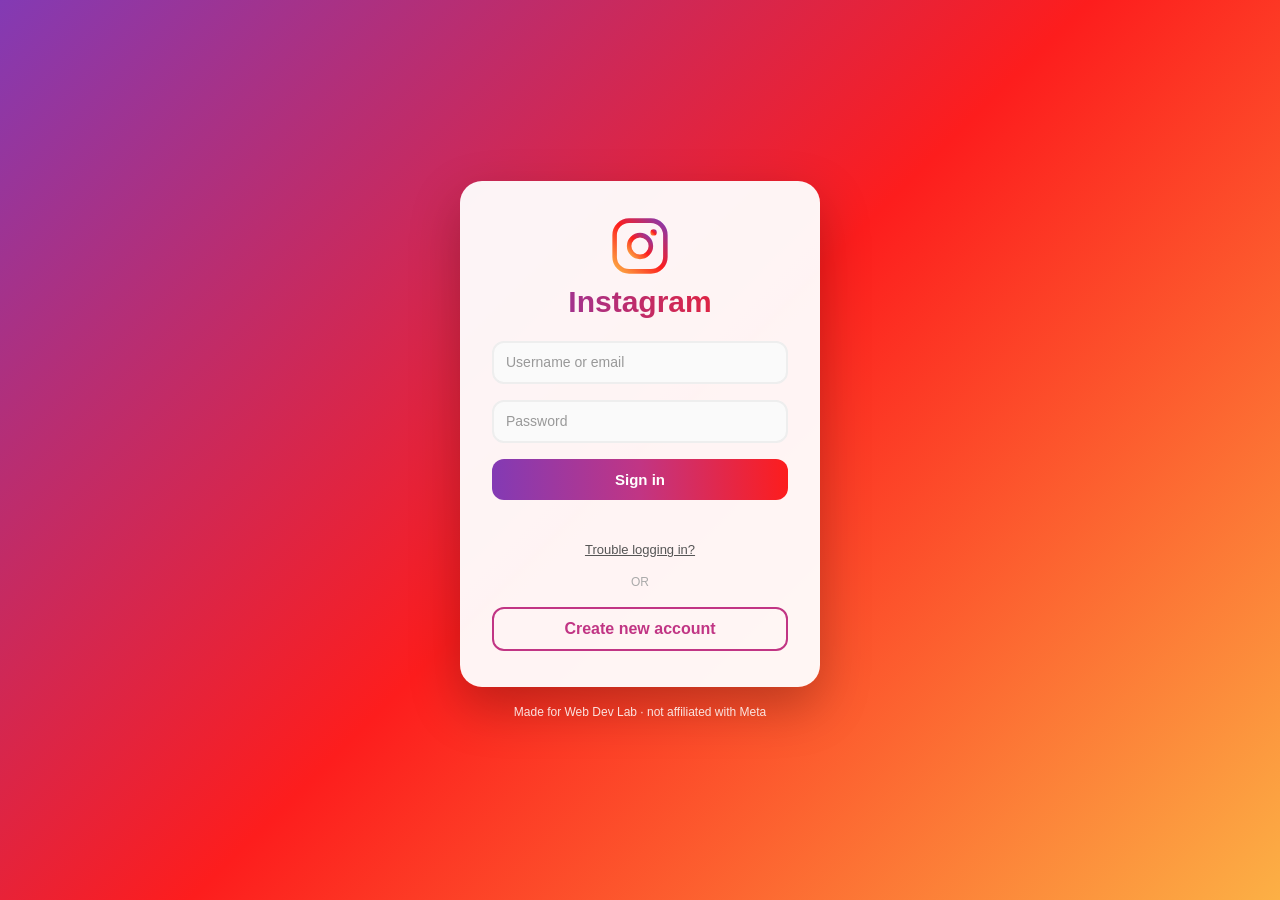
<file: insta-auth/index.html>
<!DOCTYPE html>
<html lang="en">
<head><meta charset="UTF-8"><meta name="viewport" content="width=device-width,initial-scale=1">
<title>Instagram</title><link rel="stylesheet" href="styles/base.css"></head>
<body>
  <div class="card">
    <img src="assets/logo-icon.svg" class="icon" alt="icon">
    <h1>Instagram</h1>
    <form id="signin">
      <div class="field"><input id="u" required placeholder=" "><label>Username or email</label></div>
      <div class="field"><input id="p" type="password" required placeholder=" "><label>Password</label></div>
      <button class="primary">Sign in</button>
    </form>
    <p class="msg" id="msg"></p>
    <a class="link" href="pages/reset.html">Trouble logging in?</a>
    <div class="divider">or</div>
    <a class="outline" href="pages/register.html">Create new account</a>
  </div>
  <p class="foot">Made for Web Dev Lab · not affiliated with Meta</p>
  <script src="scripts/auth.js"></script>
</body>
</html>
</file>
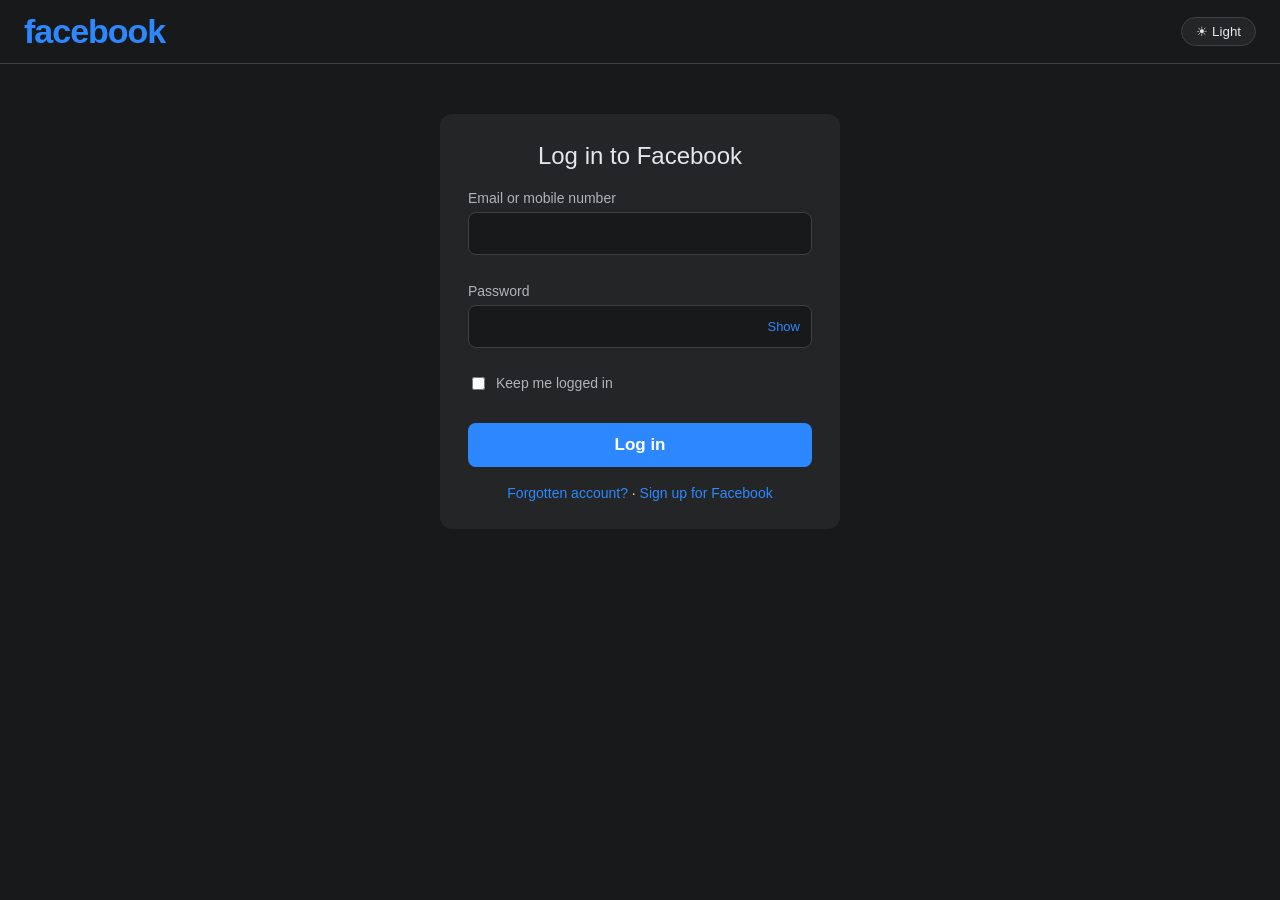
<file: fb-clone/login.html>
<!DOCTYPE html>
<html lang="en">
<head>
  <meta charset="UTF-8">
  <meta name="viewport" content="width=device-width,initial-scale=1">
  <title>Log in to Facebook</title>
  <link rel="stylesheet" href="assets/main.css">
</head>
<body class="dark">
  <header class="topbar">
    <span class="brand">facebook</span>
    <button id="themeToggle" class="theme-btn">☀ Light</button>
  </header>

  <section class="login-area">
    <h2>Log in to Facebook</h2>
    <form id="fbForm" novalidate>
      <label for="uid">Email or mobile number</label>
      <input id="uid" type="text" autocomplete="off">
      <small class="err" data-for="uid"></small>

      <label for="pwd">Password</label>
      <div class="pwd-wrap">
        <input id="pwd" type="password">
        <span id="eye" class="eye">Show</span>
      </div>
      <small class="err" data-for="pwd"></small>

      <div class="remember"><input type="checkbox" id="rem"><label for="rem">Keep me logged in</label></div>
      <button type="submit" id="submitBtn">Log in</button>
    </form>
    <div class="links">
      <a href="#">Forgotten account?</a> · <a href="register.html">Sign up for Facebook</a>
    </div>
  </section>

  <div id="toast" class="toast"></div>
  <script src="assets/app.js"></script>
</body>
</html>
</file>
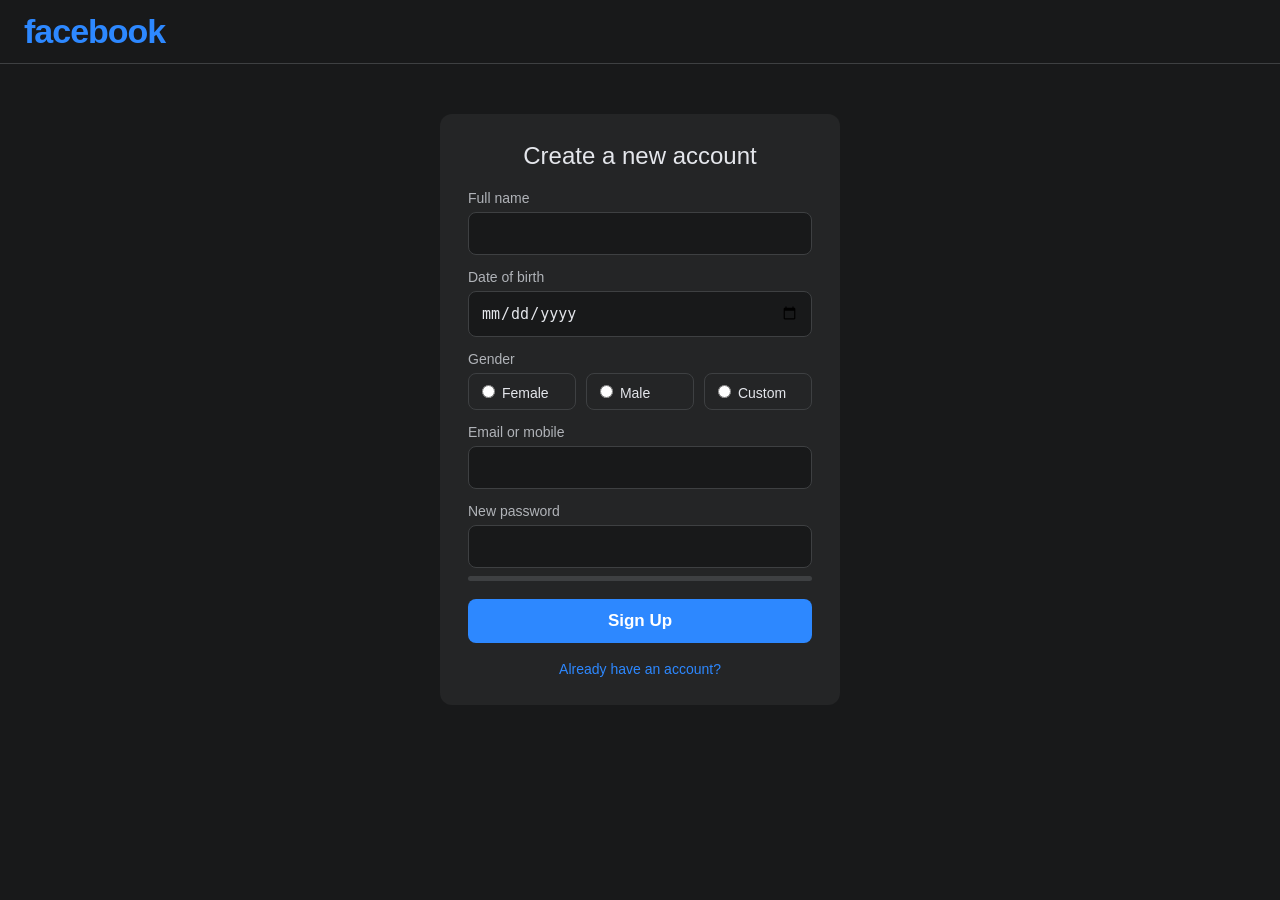
<file: fb-clone/register.html>
<!DOCTYPE html>
<html lang="en">
<head>
  <meta charset="UTF-8"><meta name="viewport" content="width=device-width,initial-scale=1">
  <title>Sign up for Facebook</title>
  <link rel="stylesheet" href="assets/main.css">
</head>
<body class="dark">
  <header class="topbar"><span class="brand">facebook</span></header>
  <section class="login-area">
    <h2>Create a new account</h2>
    <form id="regForm" novalidate>
      <label>Full name</label><input id="fname" type="text">
      <label>Date of birth</label><input id="dob" type="date">
      <label>Gender</label>
      <div class="gender">
        <label><input type="radio" name="g" value="Female"> Female</label>
        <label><input type="radio" name="g" value="Male"> Male</label>
        <label><input type="radio" name="g" value="Custom"> Custom</label>
      </div>
      <label>Email or mobile</label><input id="contact" type="text">
      <label>New password</label><input id="newpwd" type="password">
      <div class="meter"><div id="bar"></div></div>
      <button type="submit">Sign Up</button>
    </form>
    <div class="links"><a href="login.html">Already have an account?</a></div>
  </section>
  <div id="toast" class="toast"></div>
  <script src="assets/app.js"></script>
</body>
</html>
</file>
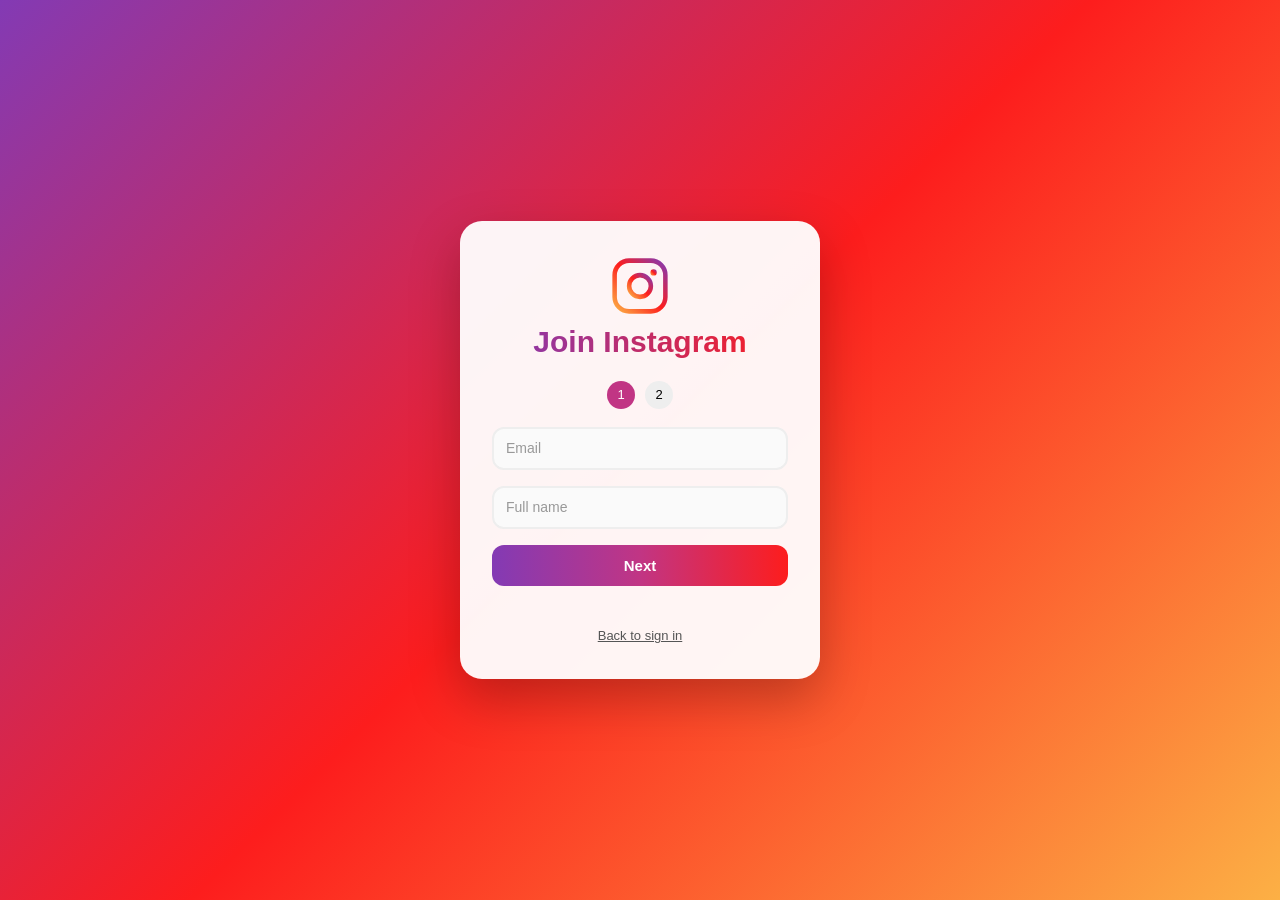
<file: insta-auth/pages/register.html>
<!DOCTYPE html>
<html lang="en">
<head><meta charset="UTF-8"><meta name="viewport" content="width=device-width,initial-scale=1">
<title>Join Instagram</title><link rel="stylesheet" href="../styles/base.css"></head>
<body>
  <div class="card">
    <img src="../assets/logo-icon.svg" class="icon" alt="icon">
    <h1>Join Instagram</h1>
    <ul class="steps"><li class="active">1</li><li>2</li></ul>
    <form id="register">
      <div class="step" id="step1">
        <div class="field"><input id="mail" type="email" required placeholder=" "><label>Email</label></div>
        <div class="field"><input id="full" required placeholder=" "><label>Full name</label></div>
        <button type="button" class="primary" id="next">Next</button>
      </div>
      <div class="step hidden" id="step2">
        <div class="field"><input id="handle" required placeholder=" "><label>Choose a username</label></div>
        <small id="handleInfo" class="hint"></small>
        <div class="field"><input id="secret" type="password" required placeholder=" "><label>Password</label></div>
        <button class="primary">Finish</button>
      </div>
    </form>
    <p class="msg" id="msg"></p>
    <a class="link" href="../index.html">Back to sign in</a>
  </div>
  <script src="../scripts/register.js"></script>
</body>
</html>
</file>
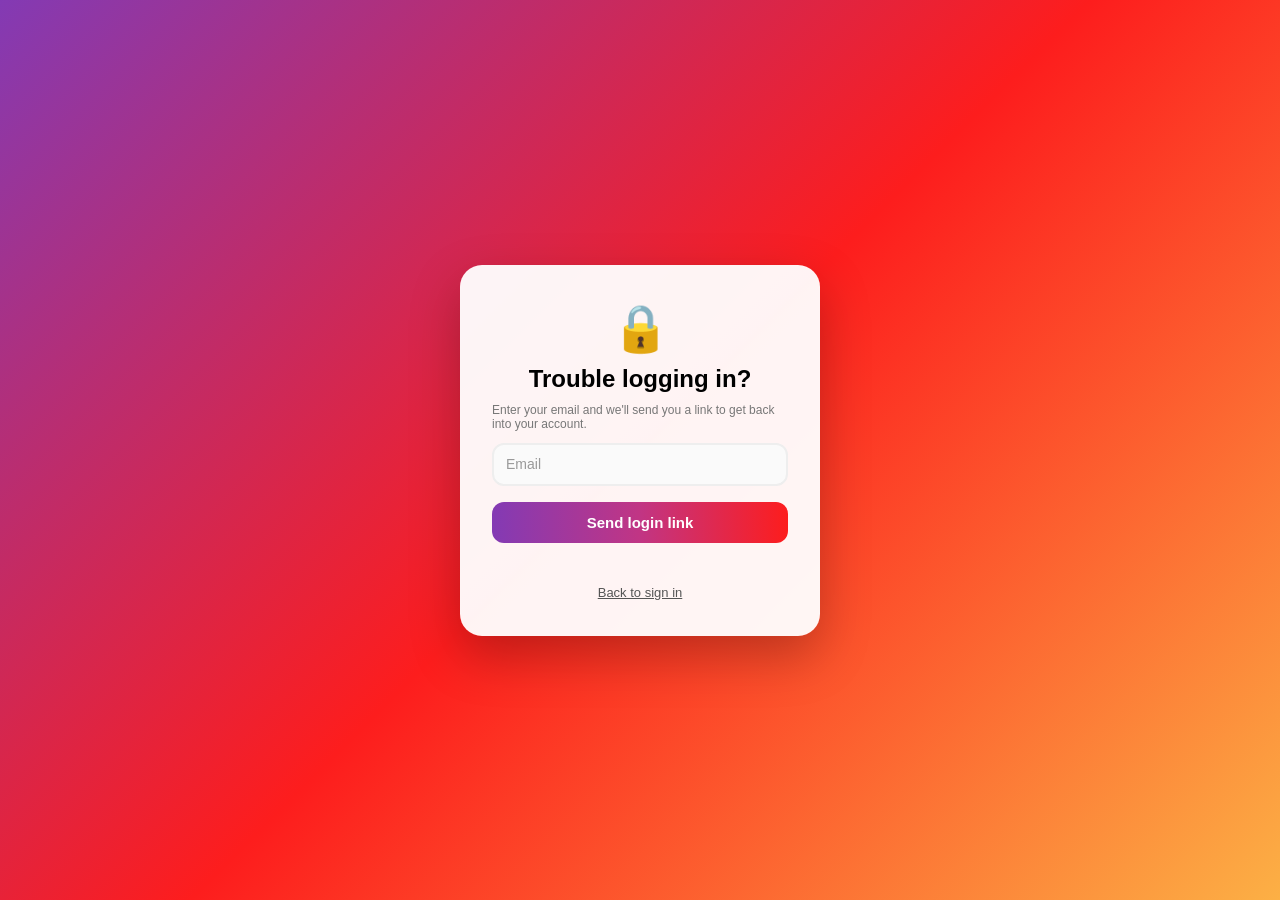
<file: insta-auth/pages/reset.html>
<!DOCTYPE html>
<html lang="en">
<head><meta charset="UTF-8"><meta name="viewport" content="width=device-width,initial-scale=1">
<title>Reset password</title><link rel="stylesheet" href="../styles/base.css"></head>
<body>
  <div class="card">
    <div class="lock">🔒</div>
    <h2>Trouble logging in?</h2>
    <p class="hint">Enter your email and we'll send you a link to get back into your account.</p>
    <form id="resetForm">
      <div class="field"><input id="rmail" type="email" required placeholder=" "><label>Email</label></div>
      <button class="primary">Send login link</button>
    </form>
    <p class="msg" id="msg"></p>
    <a class="link" href="../index.html">Back to sign in</a>
  </div>
  <script>
    document.getElementById("resetForm").onsubmit = function (e) {
      e.preventDefault();
      document.getElementById("msg").innerText = "If " + document.getElementById("rmail").value + " exists, a link was sent (demo).";
    };
  </script>
</body>
</html>
</file>
<file: insta-auth/styles/base.css>
*{box-sizing:border-box;margin:0}
body{min-height:100vh;display:flex;flex-direction:column;align-items:center;justify-content:center;font-family:"Poppins","Trebuchet MS",sans-serif;
  background:linear-gradient(135deg,#833ab4 0%,#fd1d1d 50%,#fcb045 100%)}
.card{background:rgba(255,255,255,.95);width:360px;padding:36px 32px;border-radius:22px;text-align:center;box-shadow:0 20px 50px rgba(0,0,0,.25)}
.icon{width:58px}
h1{font-size:30px;margin:6px 0 22px;background:linear-gradient(90deg,#833ab4,#fd1d1d);-webkit-background-clip:text;background-clip:text;color:transparent}
h2{margin:10px 0}
.field{position:relative;margin-bottom:16px}
.field input{width:100%;padding:16px 14px 6px;border:2px solid #eee;border-radius:12px;font-size:15px;background:#fafafa}
.field input:focus{outline:none;border-color:#c13584}
.field label{position:absolute;left:14px;top:13px;color:#999;font-size:14px;pointer-events:none;transition:.2s}
.field input:focus+label,.field input:not(:placeholder-shown)+label{top:3px;font-size:10px;color:#c13584}
.primary{width:100%;padding:12px;border:none;border-radius:12px;color:#fff;font-weight:600;font-size:15px;cursor:pointer;background:linear-gradient(90deg,#833ab4,#c13584,#fd1d1d)}
.primary:hover{filter:brightness(1.1)}
.outline{display:block;padding:11px;border:2px solid #c13584;border-radius:12px;color:#c13584;font-weight:600;text-decoration:none}
.link{display:block;margin-top:14px;color:#555;font-size:13px}
.divider{margin:18px 0;color:#aaa;font-size:12px;text-transform:uppercase}
.msg{margin-top:12px;font-size:13px;color:#c13584;min-height:16px}
.hint{display:block;color:#777;font-size:12px;margin-bottom:12px;text-align:left}
.steps{display:flex;justify-content:center;gap:10px;list-style:none;padding:0;margin-bottom:18px}
.steps li{width:28px;height:28px;border-radius:50%;background:#eee;line-height:28px;font-size:13px}
.steps li.active{background:#c13584;color:#fff}
.hidden{display:none}
.lock{font-size:46px}
.foot{color:#fff;font-size:12px;margin-top:18px;opacity:.85}
</file>
<file: fb-clone/assets/main.css>
:root{--bg:#18191a;--panel:#242526;--text:#e4e6eb;--muted:#b0b3b8;--line:#3e4042;--blue:#2d88ff}
body.light{--bg:#ffffff;--panel:#f5f6f7;--text:#1c1e21;--muted:#65676b;--line:#ccd0d5;--blue:#1877f2}
*{box-sizing:border-box}
body{margin:0;background:var(--bg);color:var(--text);font-family:"Segoe UI",Tahoma,sans-serif;transition:background .3s}
.topbar{display:flex;justify-content:space-between;align-items:center;padding:12px 24px;border-bottom:1px solid var(--line)}
.brand{color:var(--blue);font-weight:800;font-size:34px;letter-spacing:-1px}
.theme-btn{background:var(--panel);color:var(--text);border:1px solid var(--line);padding:6px 14px;border-radius:20px;cursor:pointer}
.login-area{max-width:400px;margin:50px auto;background:var(--panel);padding:28px;border-radius:12px}
.login-area h2{margin-top:0;text-align:center;font-weight:500}
label{display:block;font-size:14px;color:var(--muted);margin:14px 0 6px}
input[type=text],input[type=password],input[type=date]{width:100%;padding:12px;background:var(--bg);color:var(--text);border:1px solid var(--line);border-radius:8px;font-size:15px}
input:focus{outline:2px solid var(--blue)}
.pwd-wrap{position:relative}
.eye{position:absolute;right:12px;top:50%;transform:translateY(-50%);font-size:13px;color:var(--blue);cursor:pointer;user-select:none}
.err{color:#f02849;font-size:12px;display:block;min-height:14px}
.remember{display:flex;align-items:center;gap:8px;margin:12px 0}
.remember label{margin:0}
.gender{display:flex;gap:10px}
.gender label{flex:1;border:1px solid var(--line);padding:8px;border-radius:8px;margin:0;color:var(--text)}
.meter{height:5px;background:var(--line);border-radius:4px;margin-top:8px;overflow:hidden}
#bar{height:100%;width:0;transition:width .3s,background .3s}
button[type=submit]{width:100%;margin-top:18px;padding:12px;background:var(--blue);color:#fff;border:none;border-radius:8px;font-size:17px;font-weight:600;cursor:pointer}
button[type=submit]:active{transform:scale(.98)}
.links{text-align:center;margin-top:18px;font-size:14px}
.links a{color:var(--blue);text-decoration:none}
.toast{position:fixed;bottom:24px;left:50%;transform:translateX(-50%) translateY(100px);background:#31a24c;color:#fff;padding:12px 20px;border-radius:8px;transition:transform .4s}
.toast.show{transform:translateX(-50%) translateY(0)}
</file>
